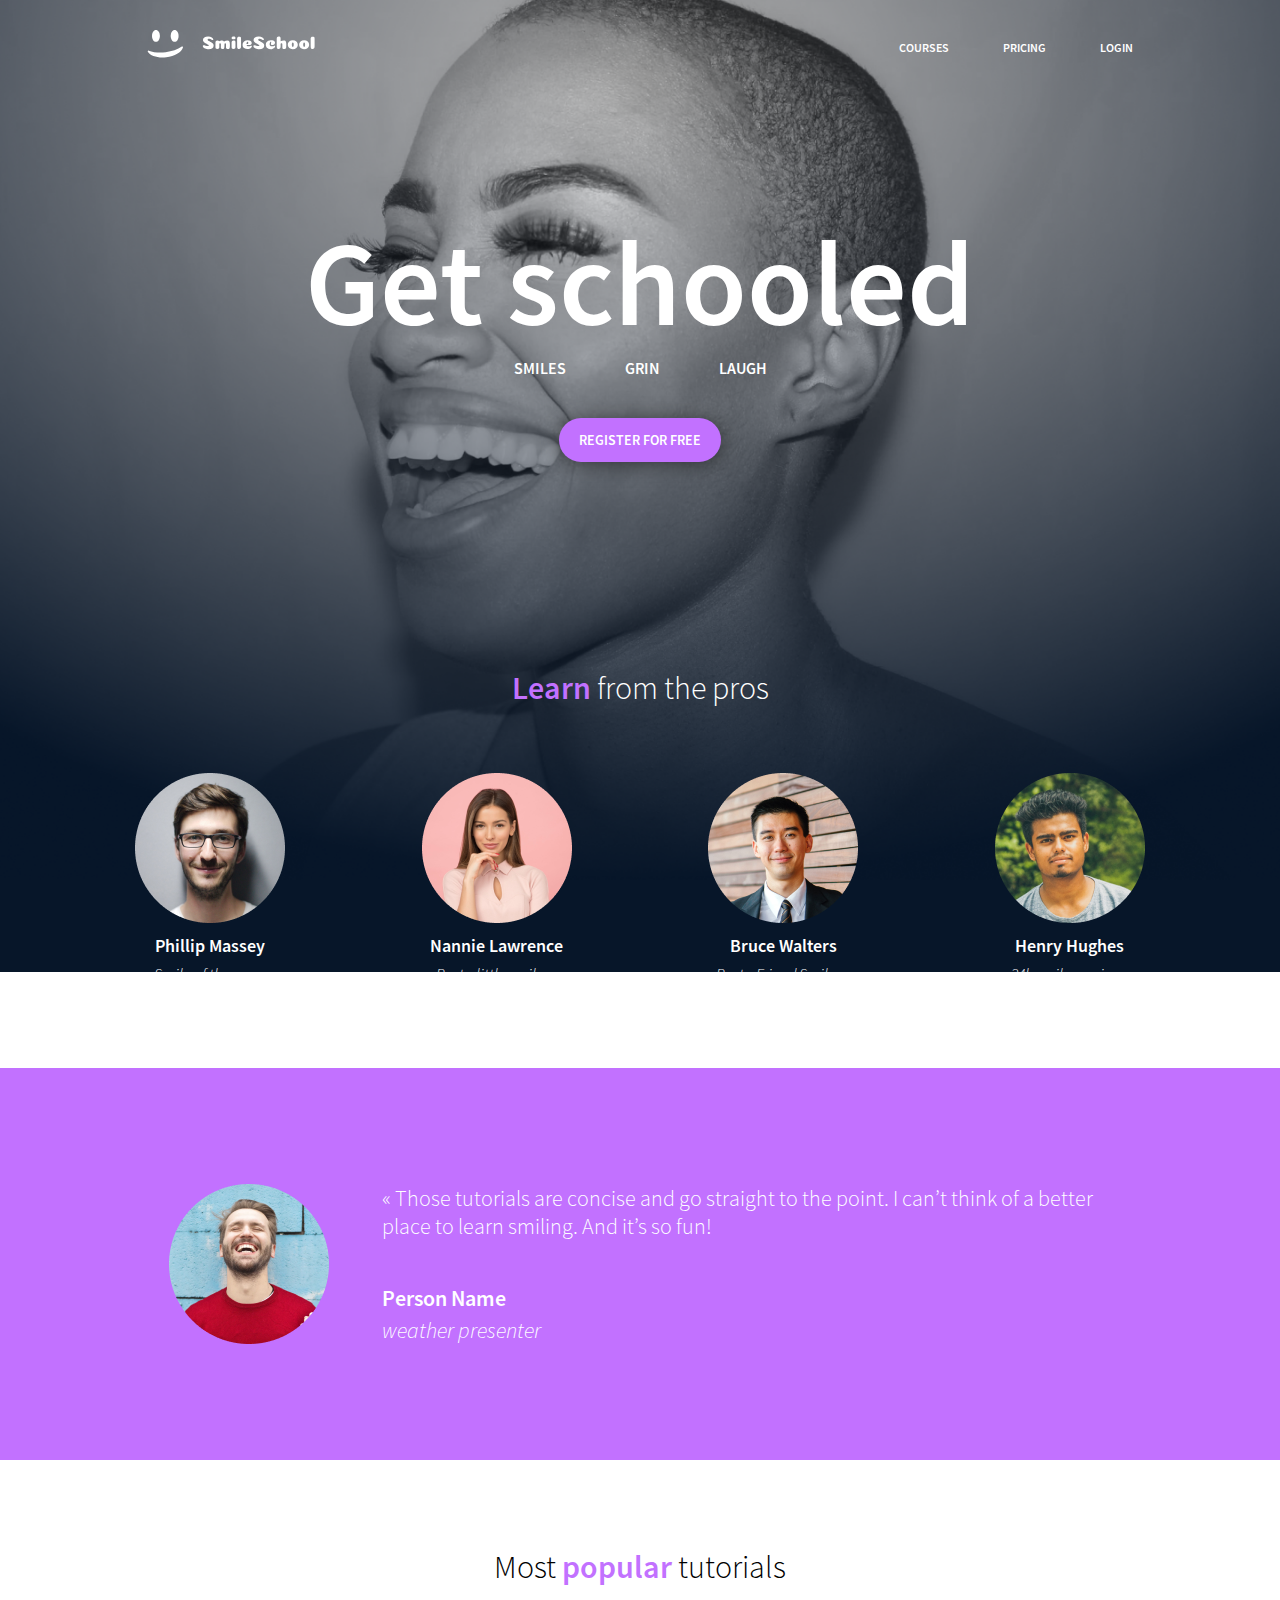
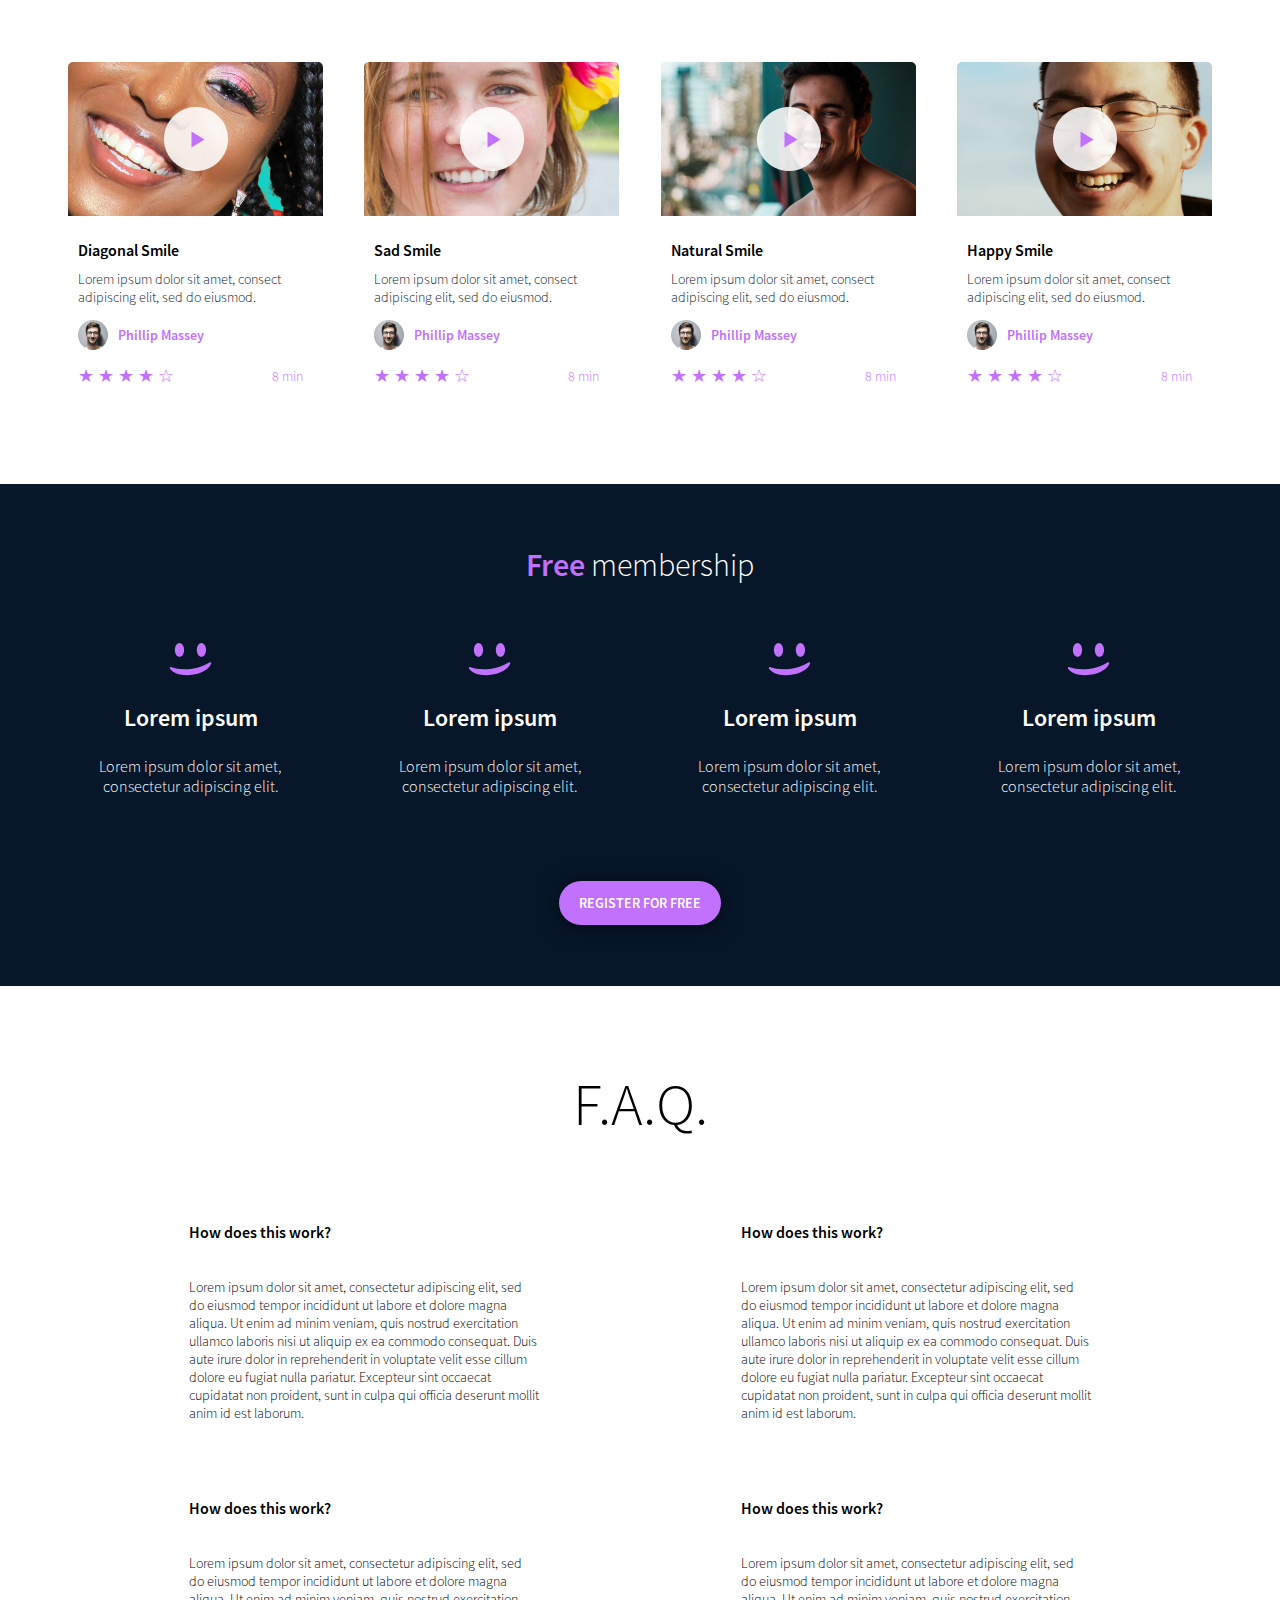
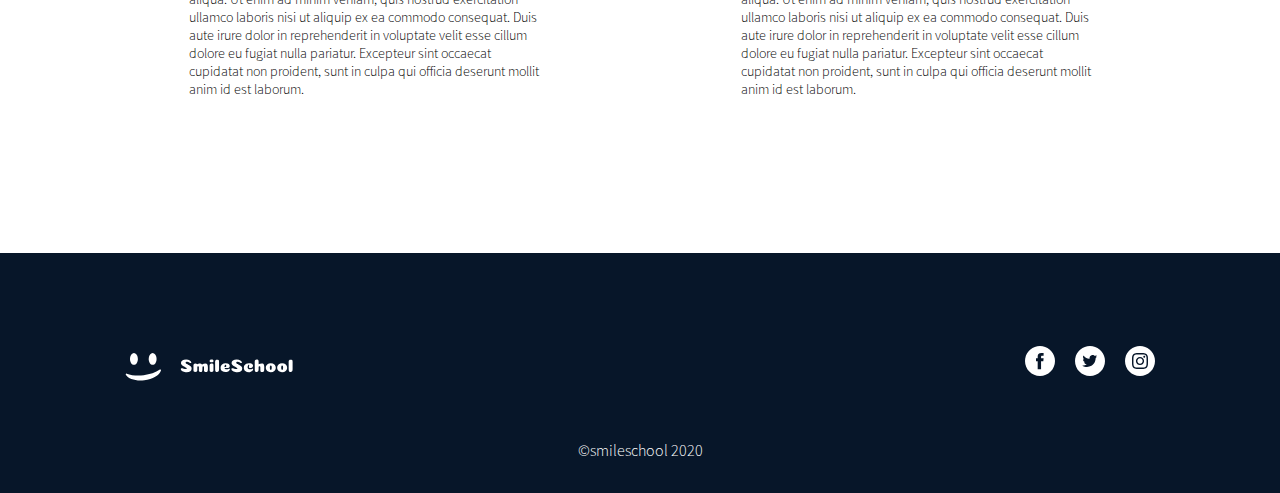
<file: css_advanced/index.html>
<!DOCTYPE html>
<html lang="zxx">

<head>
    <meta charset="UTF-8">
    <meta name="viewport" content="width=device-width, initial-scale=1.0">
    <title>Document</title>
    <link rel="stylesheet" href="style.css">
</head>

<body>
    <div class="background-area">
        <img src="Media/background.png" alt="">
    </div>
    <header>
        <a href="#">
            <img src="Media/logo.svg" alt="logo.svg">        
        </a>
        <nav>
            <ul>
                <li><a href="#">COURSES</a></li>
                <li><a href="#">PRICING</a></li>
                <li><a href="#">LOGIN</a></li>
            </ul>
        </nav>
    </header>
    <main>
        <section class="banner">
            <div class="banner-top">
                <h1>Get schooled</h1>
                <p><span>SMILES</span>
                    <span>GRIN</span>
                    <span>LAUGH</span>
                </p>
                <button>REGISTER FOR FREE</button>
            </div>
            <div class="banner-bottom">
                <h2><span>Learn</span> from the pros</h2>
                <div class="profiles">
                    <div>
                        <img src="Media/avatar-1.png" alt="avatar-1.png">
                        <h3>Phillip Massey</h3>
                        <p>« Smile of the year » 2018 - 2019</p>
                    </div>
                    <div>
                        <img src="Media/avatar-2.png" alt="avatar-2.png">
                        <h3>Nannie Lawrence</h3>
                        <p>Best « little smile » 2017</p>
                    </div>
                    <div>
                        <img src="Media/avatar-3.png" alt="avatar-3.png">
                        <h3>Bruce Walters</h3>
                        <p>Best « Friend Smile » live performance 2019</p>
                    </div>
                    <div>
                        <img src="Media/avatar-4.png" alt="avatar-4.png">
                        <h3>Henry Hughes</h3>
                        <p>« 24h smiles » winner 2016 - 2019</p>
                    </div>
                </div>
            </div>
        </section>
        <section class="quote">
            <div>
                <img src="Media/avatar-5.png" alt="avatar-5.png">
                <div>
                    <blockquote>« Those tutorials are concise and go straight to the point. I can’t think of a better
                        place to learn smiling. And it’s so fun!</blockquote>
                    <p>Person Name</p>
                    <p>weather presenter</p>
                </div>
            </div>
        </section>
        <section class="videos">
            <h1>Most <span>popular</span> tutorials</h1>
            <div class="videos-area">
                <div class="video-block">
                    <img src="Media/preview-1.png" alt="preview-1.png">
                    <h2>Diagonal Smile</h2>
                    <p>Lorem ipsum dolor sit amet, consect adipiscing elit, sed do eiusmod.</p>
                    <div class="author-information">
                        <img src="Media/profile-pic.png" alt="profile-pic.png">
                        <h3>Phillip Massey</h3>
                    </div>
                    <div class="rating">
                        <div>
                            &#x2605; &#x2605; &#x2605; &#x2605; &#x2606;
                        </div>
                        <p>8 min</p>
                    </div>
                </div>
                <div class="video-block">
                    <img src="Media/preview-2.png" alt="preview-2.png">
                    <h2>Sad Smile</h2>
                    <p>Lorem ipsum dolor sit amet, consect adipiscing elit, sed do eiusmod.</p>
                    <div class="author-information">
                        <img src="Media/profile-pic.png" alt="profile-pic.png">
                        <h3>Phillip Massey</h3>
                    </div>
                    <div class="rating">
                        <div>
                            &#x2605; &#x2605; &#x2605; &#x2605; &#x2606;
                        </div>
                        <p>8 min</p>
                    </div>
                </div>
                <div class="video-block">
                    <img src="Media/preview-3.png" alt="preview-3.png">
                    <h2>Natural Smile</h2>
                    <p>Lorem ipsum dolor sit amet, consect adipiscing elit, sed do eiusmod.</p>
                    <div class="author-information">
                        <img src="Media/profile-pic.png" alt="profile-pic.png">
                        <h3>Phillip Massey</h3>
                    </div>
                    <div class="rating">
                        <div>
                            &#x2605; &#x2605; &#x2605; &#x2605; &#x2606;
                        </div>
                        <p>8 min</p>
                    </div>
                </div>
                <div class="video-block">
                    <img src="Media/preview-4.png" alt="preview-4.png">
                    <h2>Happy Smile</h2>
                    <p>Lorem ipsum dolor sit amet, consect adipiscing elit, sed do eiusmod.</p>
                    <div class="author-information">
                        <img src="Media/profile-pic.png" alt="profile-pic.png">
                        <h3>Phillip Massey</h3>
                    </div>
                    <div class="rating">
                        <div>
                            &#x2605; &#x2605; &#x2605; &#x2605; &#x2606;
                        </div>
                        <p>8 min</p>
                    </div>
                </div>
            </div>
        </section>
        <section class="membership">
            <h1><span>Free</span> membership</h1>
            <div>
                <div>
                    <img src="Media/smile.svg" alt="smile.svg">
                    <h2>Lorem ipsum</h2>
                    <p>Lorem ipsum dolor sit amet, consectetur adipiscing elit.</p>
                </div>
                <div>
                    <img src="Media/smile.svg" alt="smile.svg">
                    <h2>Lorem ipsum</h2>
                    <p>Lorem ipsum dolor sit amet, consectetur adipiscing elit.</p>
                </div>
                <div>
                    <img src="Media/smile.svg" alt="smile.svg">
                    <h2>Lorem ipsum</h2>
                    <p>Lorem ipsum dolor sit amet, consectetur adipiscing elit.</p>
                </div>
                <div>
                    <img src="Media/smile.svg" alt="smile.svg">
                    <h2>Lorem ipsum</h2>
                    <p>Lorem ipsum dolor sit amet, consectetur adipiscing elit.</p>
                </div>
            </div>
            <button>REGISTER FOR FREE</button>
        </section>
        <section class="faq">
            <h1>F.A.Q.</h1>
            <div class="column-block">
                <div class="row-block">
                    <div class="item-blocks">
                        <h2>How does this work?</h2>
                        <p>Lorem ipsum dolor sit amet, consectetur adipiscing elit, sed do eiusmod tempor incididunt ut labore et dolore magna aliqua. Ut enim ad minim veniam, quis nostrud exercitation ullamco laboris nisi ut aliquip ex ea commodo consequat. Duis aute irure dolor in reprehenderit in voluptate velit esse cillum dolore eu fugiat nulla pariatur. Excepteur sint occaecat cupidatat non proident, sunt in culpa qui officia deserunt mollit anim id est laborum.</p>
                    </div>
                    <div class="item-blocks">
                        <h2>How does this work?</h2>
                        <p>Lorem ipsum dolor sit amet, consectetur adipiscing elit, sed do eiusmod tempor incididunt ut labore et dolore magna aliqua. Ut enim ad minim veniam, quis nostrud exercitation ullamco laboris nisi ut aliquip ex ea commodo consequat. Duis aute irure dolor in reprehenderit in voluptate velit esse cillum dolore eu fugiat nulla pariatur. Excepteur sint occaecat cupidatat non proident, sunt in culpa qui officia deserunt mollit anim id est laborum.</p>
                    </div>
                </div>
                <div class="row-block">
                    <div class="item-blocks">
                        <h2>How does this work?</h2>
                        <p>Lorem ipsum dolor sit amet, consectetur adipiscing elit, sed do eiusmod tempor incididunt ut labore et dolore magna aliqua. Ut enim ad minim veniam, quis nostrud exercitation ullamco laboris nisi ut aliquip ex ea commodo consequat. Duis aute irure dolor in reprehenderit in voluptate velit esse cillum dolore eu fugiat nulla pariatur. Excepteur sint occaecat cupidatat non proident, sunt in culpa qui officia deserunt mollit anim id est laborum.</p>
                    </div>
                    <div class="item-blocks">
                        <h2>How does this work?</h2>
                        <p>Lorem ipsum dolor sit amet, consectetur adipiscing elit, sed do eiusmod tempor incididunt ut labore et dolore magna aliqua. Ut enim ad minim veniam, quis nostrud exercitation ullamco laboris nisi ut aliquip ex ea commodo consequat. Duis aute irure dolor in reprehenderit in voluptate velit esse cillum dolore eu fugiat nulla pariatur. Excepteur sint occaecat cupidatat non proident, sunt in culpa qui officia deserunt mollit anim id est laborum.</p>
                    </div>
                </div>
            </div>
        </section>
    </main>
    <footer>
        <div>
            <div>
                <img src="Media/logo.svg" alt="logo.svg">
                <div class="social-media-links">
                    <a href="#"><img src="Media/Facebook_White.svg" alt="Facebook_White.svg"></a>
                    <a href="#"><img src="Media/Twitter_White.svg" alt="Twitter_White.svg"></a>
                    <a href="#"><img src="Media/Instagram_White.svg" alt="Instagram_White.svg"></a>
                </div>
            </div>
            <p>©smileschool 2020</p>
        </div>
    </footer>
</body>

</html>
</file>
<file: css_advanced/style.css>
* {
    margin: 0;
    padding: 0;
    box-sizing: border-box;
}

@font-face {
    font-family: 'source-sans-pro';
    src: url(fonts/SourceSansPro-Semibold.otf);
    font-weight: 600; 
    font-style: normal;
}

@font-face {
    font-family: 'source-sans-pro';
    src: url(fonts/SourceSansPro-LightIt.otf);
    font-weight: 300;
    font-style: italic;
}

@font-face {
    font-family: 'source-sans-pro';
    src: url(fonts/SourceSansPro-Light.otf);
    font-weight: 300;
    font-style: normal;
}

@font-face {
    font-family: 'spincycle';
    src: url(fonts/spincycle_ot.otf);
}

body {
    width: 100%;
    display: flex;
    flex-direction: column;
    align-items: center;
    position: relative;
}

header, main , footer {
    display: flex;
    justify-content: space-between;
    align-items: center;
}

/* Background */
.background-area {
    position: absolute;
    top: 0;
    left: 0;
    right: 0;
    z-index: -100;
}

.background-area img {
    width: 100%;
}


/* HEADER SECTION */

header {
    margin-top: 30px;
    width: 77%;
}

nav {
    display: flex;
    align-items: center;
}

nav a img {
    width: 167px;
}

nav ul {
    display: flex;
    justify-content: space-between;
    list-style: none;
    width: 234px;
    font-family: 'source-sans-pro';
    font-size: 12px;
    font-weight: 700;
}

nav ul a {
    text-decoration: none;
    color: white;
}


/* BANNER SECTION */
main {
    width: 100%;
    flex-direction: column;
    font-family: 'source-sans-pro';
}

.banner {
    text-align: center;  
    color: white;
}

/* Banner Top */
.banner-top {
    height: 540px;
    display: flex;
    flex-direction: column;
    justify-content: center;
    align-items: center;
}

.banner-top h1 {
    font-size: 120px;
}

.banner-top p {
    display: flex;
    justify-content: space-between;
    width: 253px;
    font-weight: 600;
}

.banner-top button {
    width: 162px;
    height: 44px;
    margin-top: 40px;
    font-family: 'source-sans-pro';
    font-weight: 600;
    font-size: 14px;
    background-color: #C271FF;
    color: white;
    box-shadow: 0px 2px 20px rgba(0, 0, 0, .5);
    border-radius: 22px;
    border: none;
    outline: none;
    cursor: pointer;
}

/* Banner Bottom */

.banner-bottom {
    display: flex;
    flex-direction: column;
    justify-content: space-evenly;
    height: 464px;
}

.banner-bottom h2 {
    font-size: 32px;
    font-weight: 300;
    font-style: normal;
}

.banner-bottom h2 span {
    color: #C271FF;
    font-weight: 600;
}

.banner-bottom .profiles {
    width: 1010px;
    display: flex;
    justify-content: space-between;
}

.banner-bottom .profiles div img {
    width: 150px;
}

.banner-bottom .profiles div h3 {
    font-size: 18px;
    margin-top: 7px;
}

.banner-bottom .profiles div p {
    font-size: 16px;
    width: 145px;
    font-weight: 300;
    font-style: italic;
    margin-top: 7px;
}

/* Quote Section */

.quote {
    width: 100%;
    height: 392px;
    background-color: #C271FF;
    display: grid;
    place-items: center;
}

.quote div {
    width: 943px;
    height: 160px;
    display: flex;
    justify-content: space-between;
    font-family: 'source-sans-pro';
}

.quote div div {
    width: 730px;
    flex-direction: column;
    font-size: 22px;
    color: white;
}

.quote div p:nth-child(2) {
    font-style: normal;
    font-weight: 600;
    margin-bottom: -40px;
}

.quote div p{
    font-style: italic;
}

/* Videos Section */

.videos {
    height: 624px;
    display: flex;
    flex-direction: column;
    justify-content: center;
    align-items: center;
}

.videos h1 {
    font-family: 'source-sans-pro';
    font-weight: 300;
    font-size: 32px;
    margin-bottom: 75px;
}

.videos h1 span {
    color: #C271FF;
    font-weight: 600;
}

.videos-area {
    width: 1228px;
    height: 335px;
    display: flex;
    justify-content: space-evenly;
}

.video-block {
    width: 255px;
    display: flex;
    flex-direction: column;
    justify-content: space-between;
}

.video-block img {
    cursor: pointer;
}

.video-block h2 {
    font-size: 16px;
    margin-top: 15px;
    margin-left: 10px;
}

.video-block p {
    font-size: 14px;
    margin: 0 10px;
    color: #071629;
}

.video-block div {
    display: flex;
}

.author-information {
    align-items: center;
    margin: 5px 10px;
}

.author-information h3 {
    font-size: 14px;
    margin-left: 10px;
    color: #C271FF;
}

.rating {
    justify-content: space-between;
    align-items: center;
    margin:0px 10px 10px 10px;
    font-size: 18px;
    color: #C271FF;
}

.rating p {
    color: #C271FF;
}

/* Membership section */

.membership {
    width: 100%;
    height: 502px;
    background-color: #071629;
    display: flex;
    flex-direction: column;
    justify-content: center;
    align-items: center;
}

.membership h1 {
    color: white;
    font-size: 32px;
    font-weight: 300;
    margin-bottom: 58px;
}

.membership h1 span{
    color: #C271FF;
    font-weight: 600;
}

.membership div {
    width: 1111px;
    display: flex;
    flex-direction: row;
    justify-content: space-between;
}

.membership div div {
    height: 153px;
    width: 212px;
    flex-direction: column;
    align-items: center;
    text-align: center;
    color: white;
}

.membership div div img {
    width: 44px;
}

.membership button {
    width: 162px;
    height: 44px;
    margin-top: 85px;
    font-family: 'source-sans-pro';
    font-weight: 600;
    font-size: 14px;
    background-color: #C271FF;
    color: white;
    box-shadow: 0px 2px 20px rgba(0, 0, 0, .5);
    border-radius: 22px;
    border: none;
    outline: none;
    cursor: pointer;
}

/* FAQ Section */

.faq {
    height: 707px;
    width: 902px;
    display: flex;
    flex-direction: column;
    align-items: center;
    justify-content: space-between;
    margin: 80px;
}

.faq h1 {
    font-size: 60px;
    font-weight: 300;
}

.column-block {
    height: 551px;
    width: 100%;
    display: flex;
    flex-direction: column;
    justify-content: space-between;
}

.row-block {
    height: 100%;
    width: 100%;
    display: flex;
    flex-direction: row;
    justify-content: space-between;
}

.item-blocks {
    width: 350px;
    height: 200px;
    display: flex;
    flex-direction: column;
    justify-content: space-between;
}

.item-blocks h2 {
    font-size: 16px;
}

.item-blocks p {
    font-size: 14px;
}


footer {
    width: 100%;
    height: 240px;
    background-color: #071629;
    display: flex;
    justify-content: center;
    font-family: 'source-sans-pro';
}

footer div {
    display: flex;
    flex-direction: column;
    align-items: center;
    justify-content: space-between;
    width: 1030px;
    margin-top: 20px;
}

footer div div{
    display: flex;
    flex-direction: row;
    justify-content: space-between;
    width: 1030px;
    margin-bottom: 30px;
}

footer div p {
    color: white;
}

.social-media-links {
    width: 130px;
}

.social-media-links a img {
    width: 30px;
}
</file>
